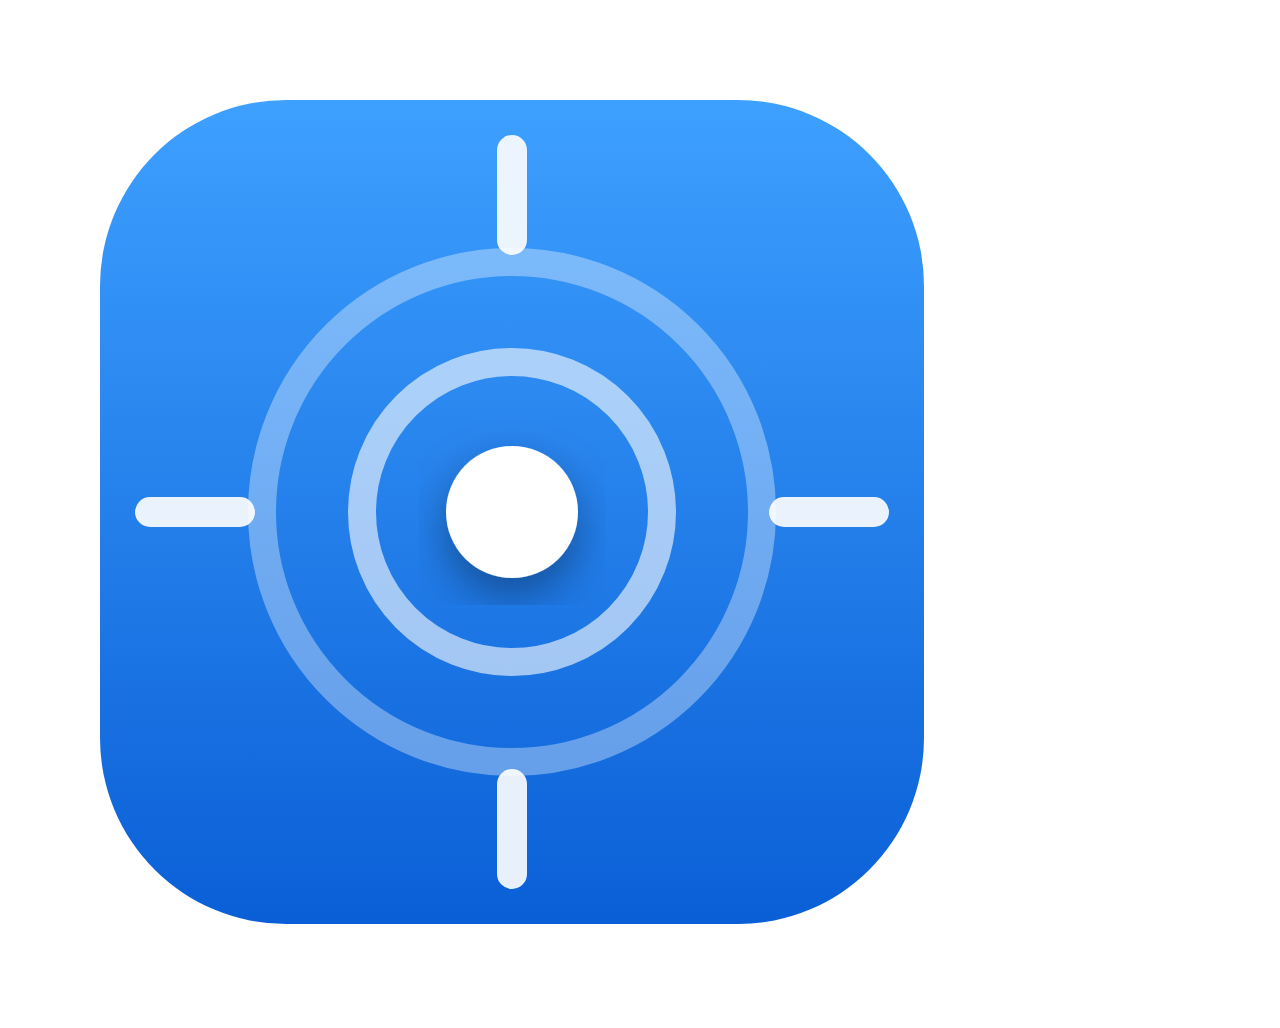
<file: packaging/icon.html>
<!doctype html><body style="margin:0;background:transparent"><svg xmlns="http://www.w3.org/2000/svg" width="1024" height="1024" viewBox="0 0 1024 1024">
<defs><linearGradient id="g" x1="0" y1="0" x2="0" y2="1"><stop offset="0" stop-color="#3ea0ff"/><stop offset="1" stop-color="#0a5fd6"/></linearGradient>
<filter id="s" x="-20%" y="-20%" width="140%" height="140%"><feDropShadow dx="0" dy="18" stdDeviation="22" flood-color="#000" flood-opacity="0.35"/></filter></defs>
<rect x="100" y="100" width="824" height="824" rx="186" fill="url(#g)"/>
<circle cx="512" cy="512" r="250" fill="none" stroke="white" stroke-opacity="0.35" stroke-width="28"/>
<circle cx="512" cy="512" r="150" fill="none" stroke="white" stroke-opacity="0.6" stroke-width="28"/>
<circle cx="512" cy="512" r="66" fill="white" filter="url(#s)"/>
<path d="M512 150v90M512 784v90M150 512h90M784 512h90" stroke="white" stroke-width="30" stroke-linecap="round" stroke-opacity="0.9"/>
</svg></body></html>
</file>
